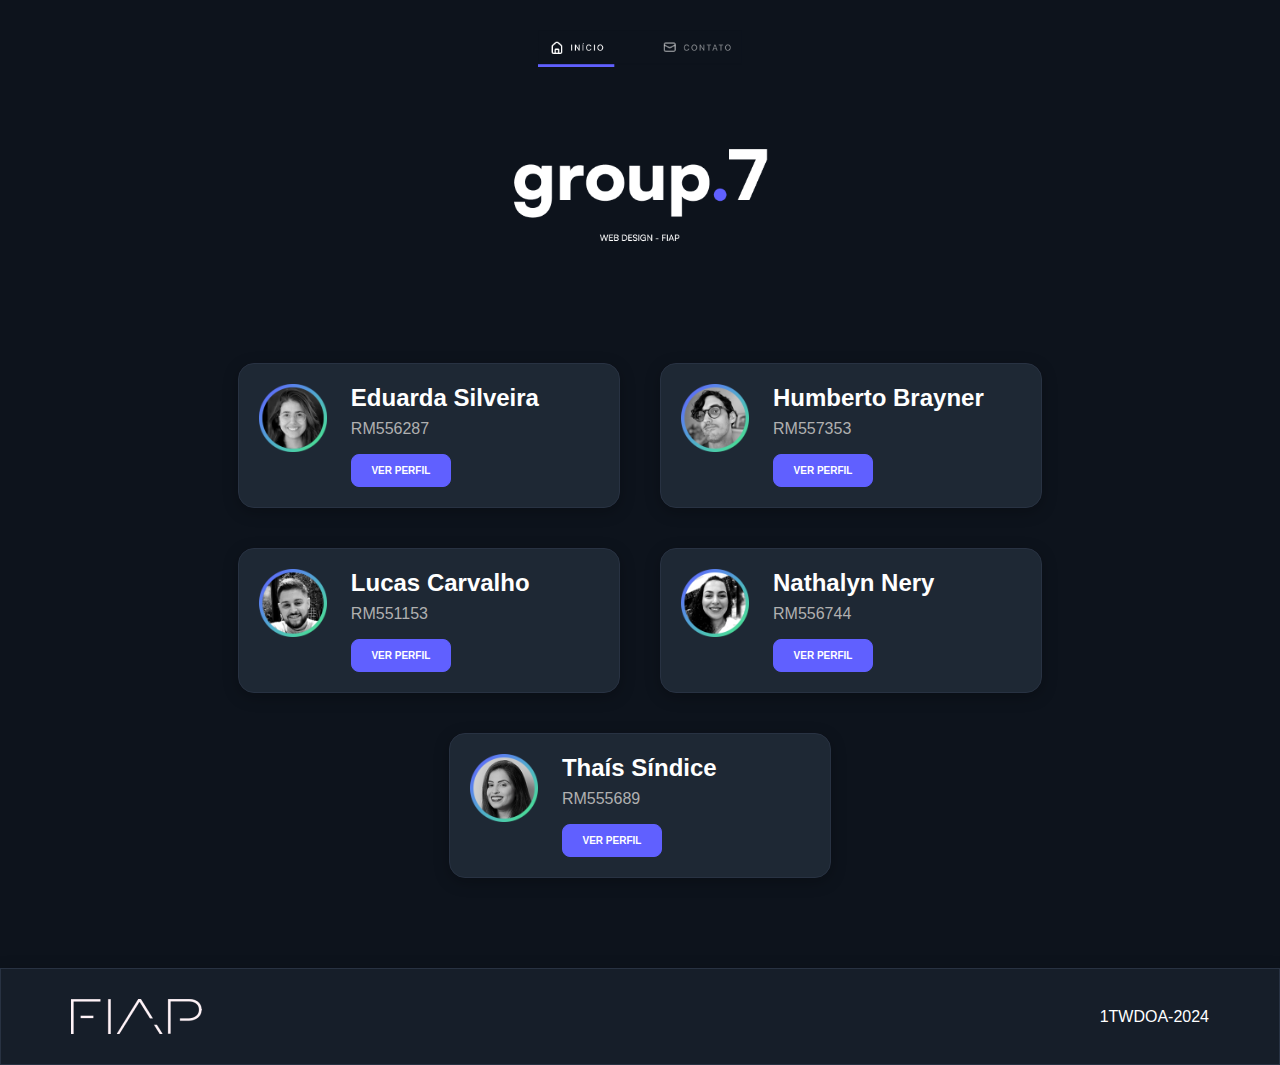
<file: index.html>
<!DOCTYPE html>
<html lang="pt-BR">

<head>
    <meta charset="UTF-8">
    <meta name="viewport" content="width=device-width, initial-scale=1.0">
    <title>Group.7</title>
    <link rel="stylesheet" href="./assets/css/styles.css">
</head>

<body>

    <div class="menu">
        <img src="./assets/imagens/inicio.png" alt="menu início e contato" id="inicio">
        <img src="./assets/imagens/logo.png" alt="logo do grupo 7" id="logo">
    </div>

    <!-- card com informações de um membro do grupo -->
    <div class="conteudo">

        <div class="card">
            <img src="./assets/imagens/eduarda.png" alt="Foto da Eduarda">
            <div class="texto_card">
                <h3>Eduarda Silveira</h3>
                <p>RM556287</p>
                <div class="botao">
                    <a href="./assets/pages/sobre_eduarda.html" target="_blank">Ver perfil</a>
                </div>
            </div>
        </div>

        <div class="card">
            <img src="./assets/imagens/humberto.png" alt="Foto do Humberto">
            <div class="texto_card">
                <h3>Humberto Brayner</h3>
                <p>RM557353</p>
                <div class="botao">
                    <a href="#" target="_blank">Ver perfil</a>
                </div>
            </div>
        </div>

        <div class="card">
            <img src="./assets/imagens/lucas.png" alt="Foto do Lucas">
            <div class="texto_card">
                <h3>Lucas Carvalho</h3>
                <p>RM551153</p>
                <div class="botao">
                    <a href="" target="_blank">Ver perfil</a>
                </div>
            </div>
        </div>

        <div class="card">
            <img src="./assets/imagens/nathalyn.png" alt="Foto da Nathalyn">
            <div class="texto_card">
                <h3>Nathalyn Nery</h3>
                <p>RM556744</p>
                <div class="botao">
                    <a href="" target="_blank">Ver perfil</a>
                </div>
            </div>
        </div>

        <div class="card">
            <img src="./assets/imagens/thais_sindice.png" alt="Foto da Thaís">
            <div class="texto_card">
                <h3>Thaís Síndice</h3>
                <p>RM555689</p>
                <div class="botao">
                    <a href="" target="_blank">Ver perfil</a>
                </div>
            </div>
        </div>

    </div>

    <footer>
        <img class="logo_fiap" src="./assets/imagens/logofiap.png" alt="Logo da Fiap">
        <p class="turma">1TWDOA-2024</p>
    </footer>

</body>

</html>
</file>
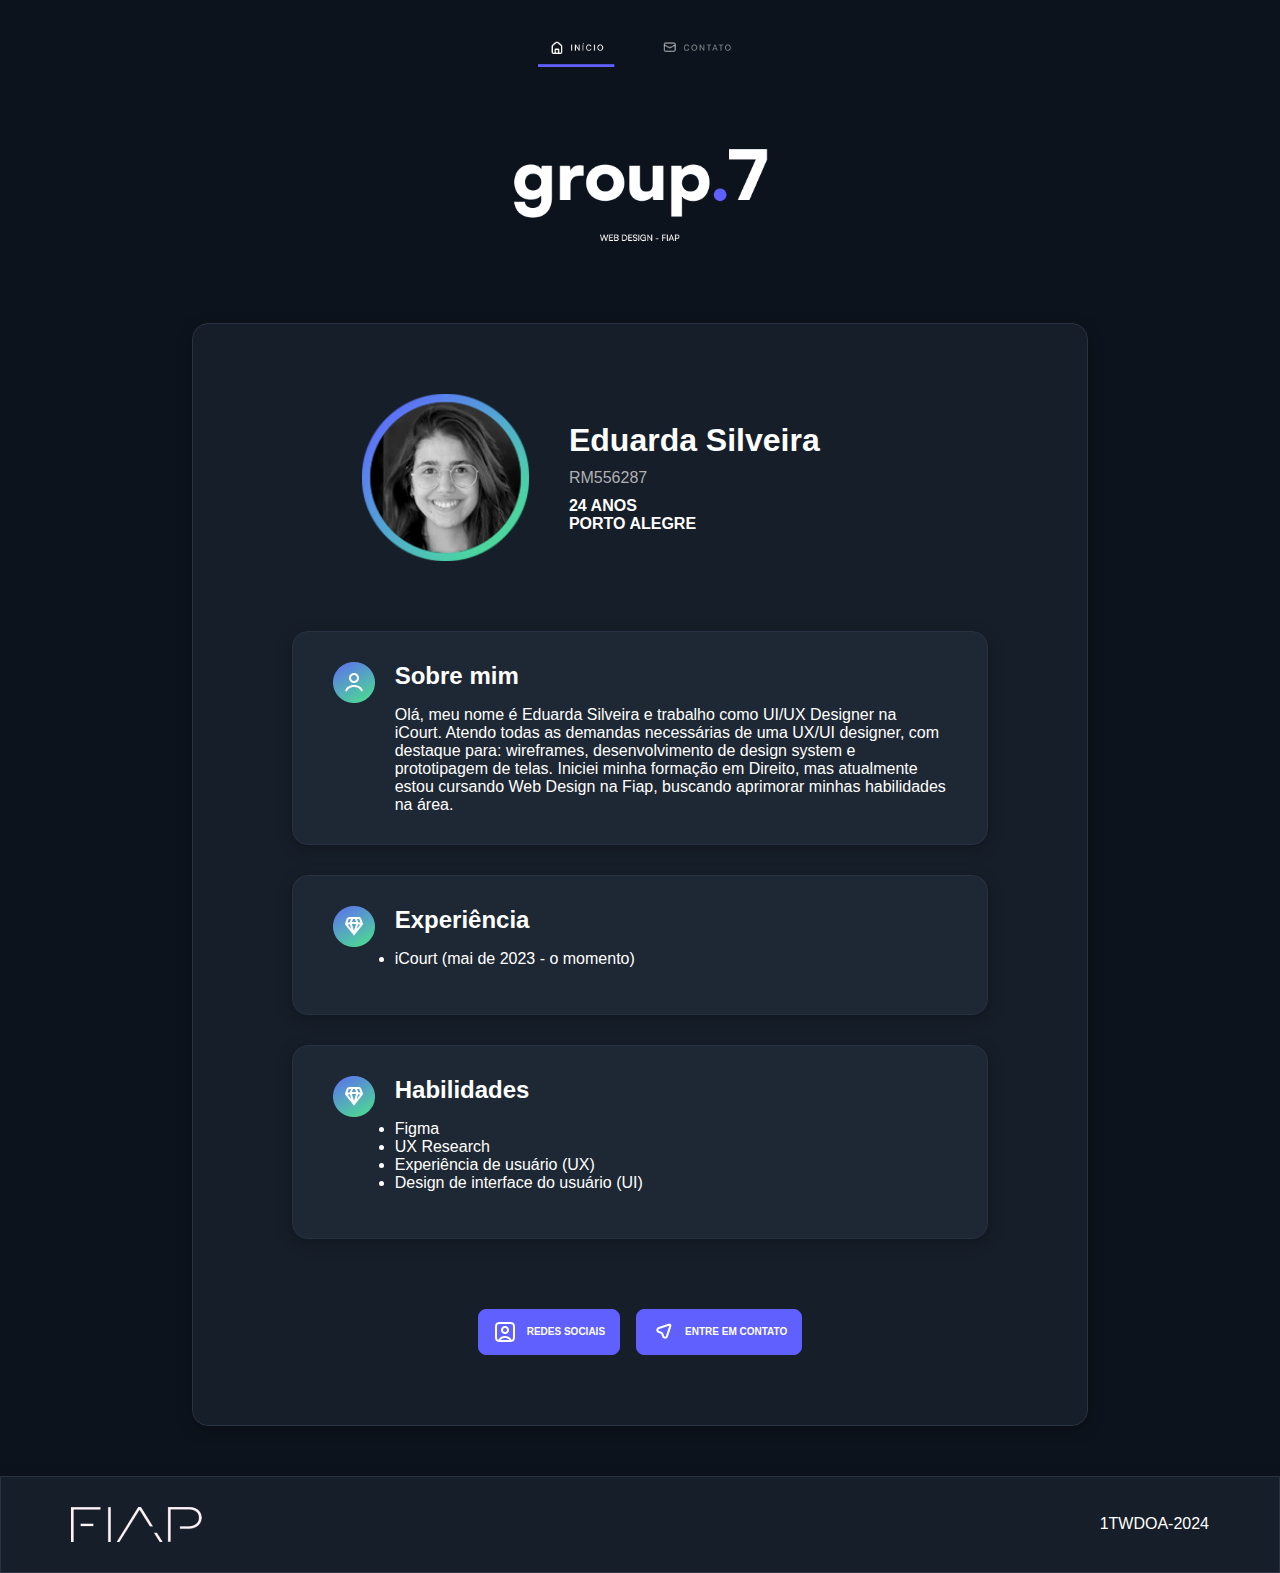
<file: assets/pages/sobre_eduarda.html>
<!DOCTYPE html>
<html lang="pt-BR">

<head>
    <meta charset="UTF-8">
    <meta name="viewport" content="width=device-width, initial-scale=1.0">
    <title>Document</title>
    <link rel="stylesheet" href="../css/styles_sobre.css">
</head>

<body>

    <!-- MENU -->

    <div class="menu">
        <img src="../imagens/inicio.png" alt="menu início e contato" id="inicio">
        <img src="../imagens/logo.png" alt="logo do grupo 7" id="logo">
    </div>

    <!-- CONTEUDO -->
    <div class="conteudo">

        <div class="perfil">
            <img src="../imagens/eduarda.png" alt="foto de perfil">
            <div class="informaçao_perfil">
                <h3>Eduarda Silveira</h3>
                <p id="cargo">RM556287</p>
                <p>24 anos</p>
                <p>Porto Alegre</p>
            </div>
        </div>


        <div class="card">
            <div class="icone_card">
                <img src="../imagens/sobre.png" alt="ícone user">
            </div>
            <div class="texto_card">
                <h3>Sobre mim</h3>
                <p>
                    Olá, meu nome é Eduarda Silveira e trabalho como UI/UX Designer na iCourt. Atendo todas as demandas
                    necessárias de uma UX/UI designer, com destaque para: wireframes, desenvolvimento de design system e
                    prototipagem de telas. Iniciei minha formação em Direito, mas atualmente estou cursando Web Design
                    na Fiap, buscando aprimorar minhas habilidades na área.
                </p>
            </div>
        </div>


        <div class="card">
            <div class="icone_card">
                <img src="../imagens/experiencia.png" alt="ícone diamante">
            </div>
            <div class="texto_card">
                <h3>Experiência</h3>
                <p>
                <ul>
                    <li>iCourt (mai de 2023 - o momento)</li>
                </ul>
                </p>
            </div>
        </div>


        <div class="card">
            <div class="icone_card">
                <img src="../imagens/experiencia.png" alt="ícone diamante">
            </div>
            <div class="texto_card">
                <h3>Habilidades</h3>
                <p>
                <ul>
                    <li>Figma</li>
                    <li>UX Research</li>
                    <li>Experiência de usuário (UX)</li>
                    <li>Design de interface do usuário (UI)</li>
                </ul>
                </p>
            </div>
        </div>


        <div class="botoes">
            <a href="" target="_blank">
                <div class="botao">
                    <img src="../imagens/User_box.png" alt="Ícone">
                    <p>Redes Sociais</p>
                </div>
            </a>
            <a href="https://www.linkedin.com/in/eduarda-tsilveira/" target="_blank">
                <div class="botao">
                    <img src="../imagens/Send.png" alt="Ícone">
                    <p>Entre em contato</p>
                </div>
            </a>
        </div>
    </div>

    <!-- FOOTER -->
    <footer>
        <img class="logo_fiap" src="../imagens/logofiap.png" alt="Logo da Fiap">
        <p class="turma">1TWDOA-2024</p>
    </footer>

</body>

</html>
</file>
<file: assets/css/styles.css>
@import url('https://fonts.cdnfonts.com/css/satoshi');


:root {
    --bg-color-blue-dark: #0D131C;
    --bg-color-blue-medium: #161E29;
    --bg-color-blue-light: #1E2834;
    --border-radius: 16px;
    --border: 1px solid #283242;
    --box-shadow: 0px 4px 15px 0px rgba(0, 0, 0, 0.25);
    --font-color: #fff;
    --font-style: normal;
    --line-height: normal;
}

html {
    font-size: 62.5%;
}

* {
    font-family: 'Satoshi', sans-serif;
    color: var(--font-color);
    margin: 0;
    padding: 0;
    box-sizing: border-box;
}

body {
    background-color: var(--bg-color-blue-dark);
}

.menu {
    display: flex;
    flex-direction: column;
    justify-content: center;
    align-items: center;
}

#inicio {
    width: 16%;
    margin: 30px auto;
}

#logo {
    width: 20%;
    margin: 30px auto;
}

.conteudo {
    display: flex;
    flex-wrap: wrap;
    justify-content: center;
    align-items: center;
    gap: 20px;
    width: 90%;
    margin: 50px auto;
    padding: 30px;
}

.card {
    border-radius: var(--border-radius);
    border: var(--border);
    background: var(--bg-color-blue-light);
    box-shadow: var(--box-shadow);
    display: flex;
    gap: 24px;
    width: 35%;
    margin: 10px;
    padding: 20px;
}

.card img {
    width: 20%;
    height: 20%;
}

.texto_card {
    display: flex;
    flex-direction: column;
}

.texto_card h3 {
    font-size: 2.4rem;
    font-style: var(--font-style);
    font-weight: 700;
    line-height: var(--line-height);
}

.texto_card p {
    font-size: 1.6rem;
    font-style: var(--font-style);
    font-weight: 500;
    line-height: var(--line-height);
    color: #B0B0B0;
    padding: 8px 0 16px 0;
}

.botao {
    display: flex;
    justify-content: center;
    width: 100px;
    background-color: #6060FF;
    border: 1px solid #6060FF;
    border-radius: 8px;
    padding: 10px 14px;
}

.botao a {
    text-decoration: none;
    text-transform: uppercase;
    font-size: 1rem;
    font-style: var(--font-style);
    font-weight: 700;
    line-height: var(--line-height);
}

footer {
    border: var(--border);
    background: var(--bg-color-blue-medium);
    box-shadow: 0px 4px 15px 0px rgba(0, 0, 0, 0.25);
    width: 100%;
    margin-top: 50px;
    padding: 30px 70px;
    display: flex;
    justify-content: space-between;
    align-items: center;
}

footer p {
    font-size: 1.6rem;
}
</file>
<file: assets/css/styles_sobre.css>
@import url('https://fonts.cdnfonts.com/css/satoshi');

:root {
    --bg-color-blue-dark: #0D131C;
    --bg-color-blue-medium: #161E29;
    --bg-color-blue-light: #1E2834;
    --border-radius: 16px;
    --border: 1px solid #283242;
    --box-shadow: 0px 4px 15px 0px rgba(0, 0, 0, 0.25);
    --font-color: #fff;
    --font-style: normal;
    --line-height: normal;
}

html {
    font-size: 62.5%; /* 10px */
}

* {
    font-family: 'Satoshi', sans-serif;
    color: var(--font-color);
    margin: 0;
    padding: 0;
    box-sizing: border-box;
}

body {
    background-color: var(--bg-color-blue-dark);
}

.menu {
    display: flex; /* Define como um conteiner flexível */
    flex-direction: column; /* alinha verticalmente um abaixo do outro*/
    justify-content: center; /* Centraliza os itens verticalmente */
    align-items: center; /* Centraliza os itens horizontalmente */
}

#inicio {
    width: 16%;
    margin: 30px auto;
}

#logo {
    width: 20%;
    margin: 30px auto;
}

.conteudo {
    border-radius: var(--border-radius);
    border: var(--border);
    background: var(--bg-color-blue-medium);
    box-shadow: var(--box-shadow);
    width: 70%; 
    margin: 50px auto;
    padding: 30px 60px;
}

.perfil {
    display: flex; /* por padrão, foi add um "flex-direction: row" que alinha os itens um ao lado do outro */
    align-items: center;
    gap: 40px;
    margin: 30px 30px 60px 30px;
    padding: 10px;
}

.perfil img {
    width: 24%;
    margin-left: 10%;
}

.informaçao_perfil h3 {
    font-size: 3.2rem; /* 32px */
    font-style: var(--font-style);
    font-weight: 900;
    line-height: var(--line-height);
}

.informaçao_perfil p {
    font-size: 1.6rem; /* 16px */
    font-style: var(--font-style);
    font-weight: 700;
    line-height: var(--line-height);
    text-transform: uppercase;
}

#cargo {
    color: #B0B0B0;
    font-weight: 500;
    padding: 10px 0;
}

.card {
    background: var(--bg-color-blue-light);
    border-radius: var(--border-radius);
    border: var(--border);
    box-shadow: var(--box-shadow);
    display: flex;
    width: 90%;
    padding: 30px 40px;
    margin: 30px auto;
}

.texto_card {
    padding-left: 20px;
}

.texto_card h3 {
    font-size: 2.4rem; /* 24px */
    font-style: var(--font-style);
    font-weight: 900;
    line-height: var(--line-height);
}

.texto_card p {
    padding-top: 16px;
    font-size: 1.6rem; /* 16px */
    font-style: var(--font-style);
    font-weight: 400;
    line-height: var(--line-height);
}

.texto_card ul li {
    font-size: 1.6rem; /* 16px */
    font-style: var(--font-style);
    font-weight: 400;
    line-height: var(--line-height);
}

.botoes {
    display: flex;
    justify-content: center;
    align-items: center;
    gap: 16px; /* espaço entre os botões*/
    margin: 60px 30px 30px 30px;
    padding: 10px;
}

.botoes a {
    text-decoration: none;
}

.botao {
    display: flex;
    justify-content: center;
    align-items: center;
    gap: 10px; /* espaço no conteudo do botão*/
    width: 100%;
    background-color: #6060FF;
    border: 1px solid #6060FF;
    border-radius: 8px;
    padding: 10px 14px;
}

.botao p {
    font-size: 1rem; /* 10px */
    font-style: var(--font-style);
    font-weight: 700;
    line-height: var(--line-height);
    text-transform: uppercase;
}

footer {
    border: var(--border);
    background: var(--bg-color-blue-medium);
    box-shadow: 0px 4px 15px 0px rgba(0, 0, 0, 0.25);
    width: 100%;
    margin-top: 50px;
    padding: 30px 70px;
    display: flex;
    justify-content: space-between;
    align-items: center;
}

footer p {
    font-size: 1.6rem;
}
</file>
